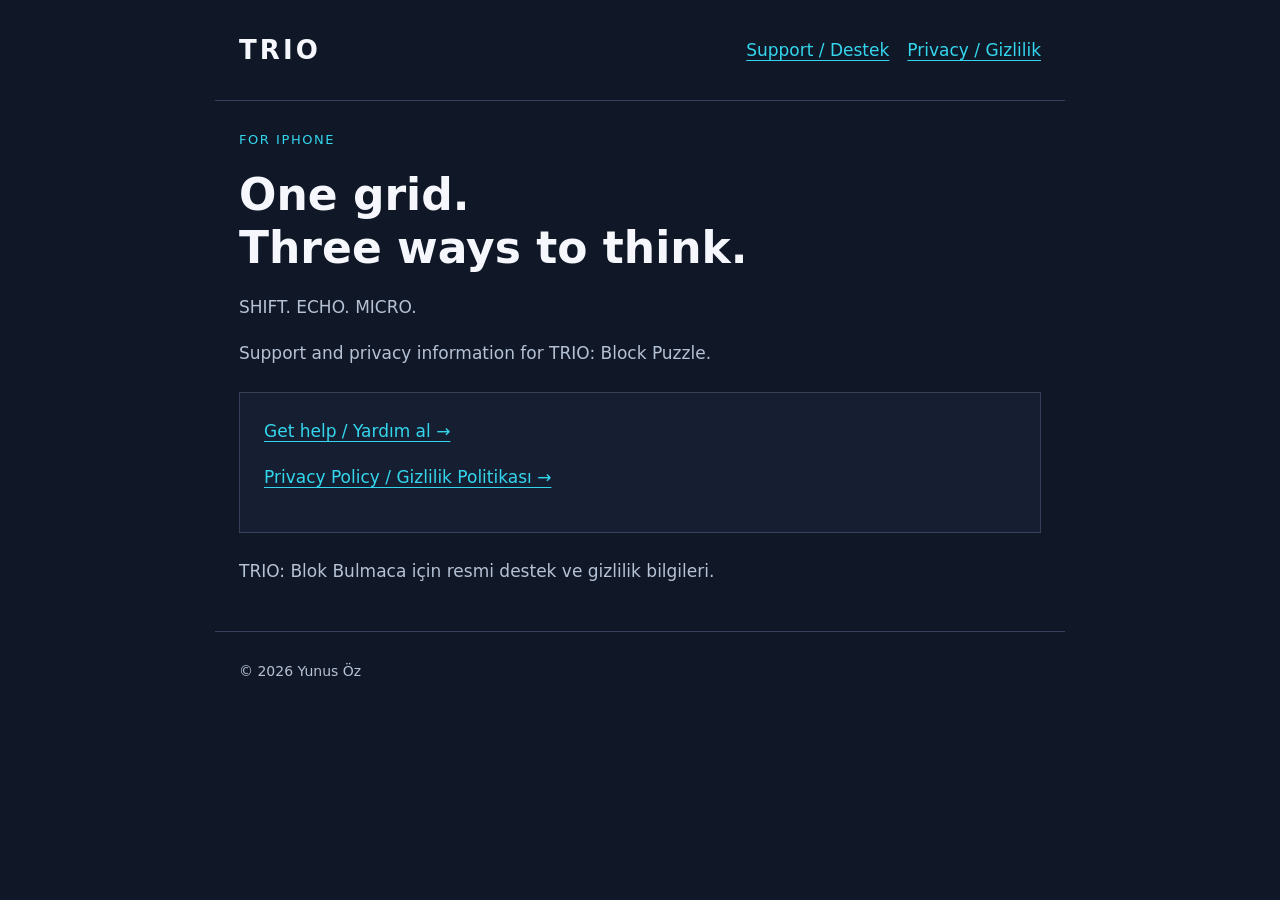
<file: index.html>
<!doctype html><html lang="en"><head><meta charset="utf-8"><meta name="viewport" content="width=device-width,initial-scale=1"><title>TRIO: Block Puzzle — Help &amp; Privacy</title><meta name="description" content="Official support and privacy information for TRIO: Block Puzzle on iOS."><link rel="stylesheet" href="site.css"></head><body><header><a class="brand" href="./">TRIO</a><nav><a href="support/">Support / Destek</a><a href="privacy/">Privacy / Gizlilik</a></nav></header><main><div class="tag">For iPhone</div><h1>One grid.<br>Three ways to think.</h1><p>SHIFT. ECHO. MICRO.</p><p>Support and privacy information for TRIO: Block Puzzle.</p><div class="card"><a href="support/">Get help / Yardım al →</a><p><a href="privacy/">Privacy Policy / Gizlilik Politikası →</a></p></div><p lang="tr">TRIO: Blok Bulmaca için resmi destek ve gizlilik bilgileri.</p></main><footer>© 2026 Yunus Öz</footer></body></html>
</file>
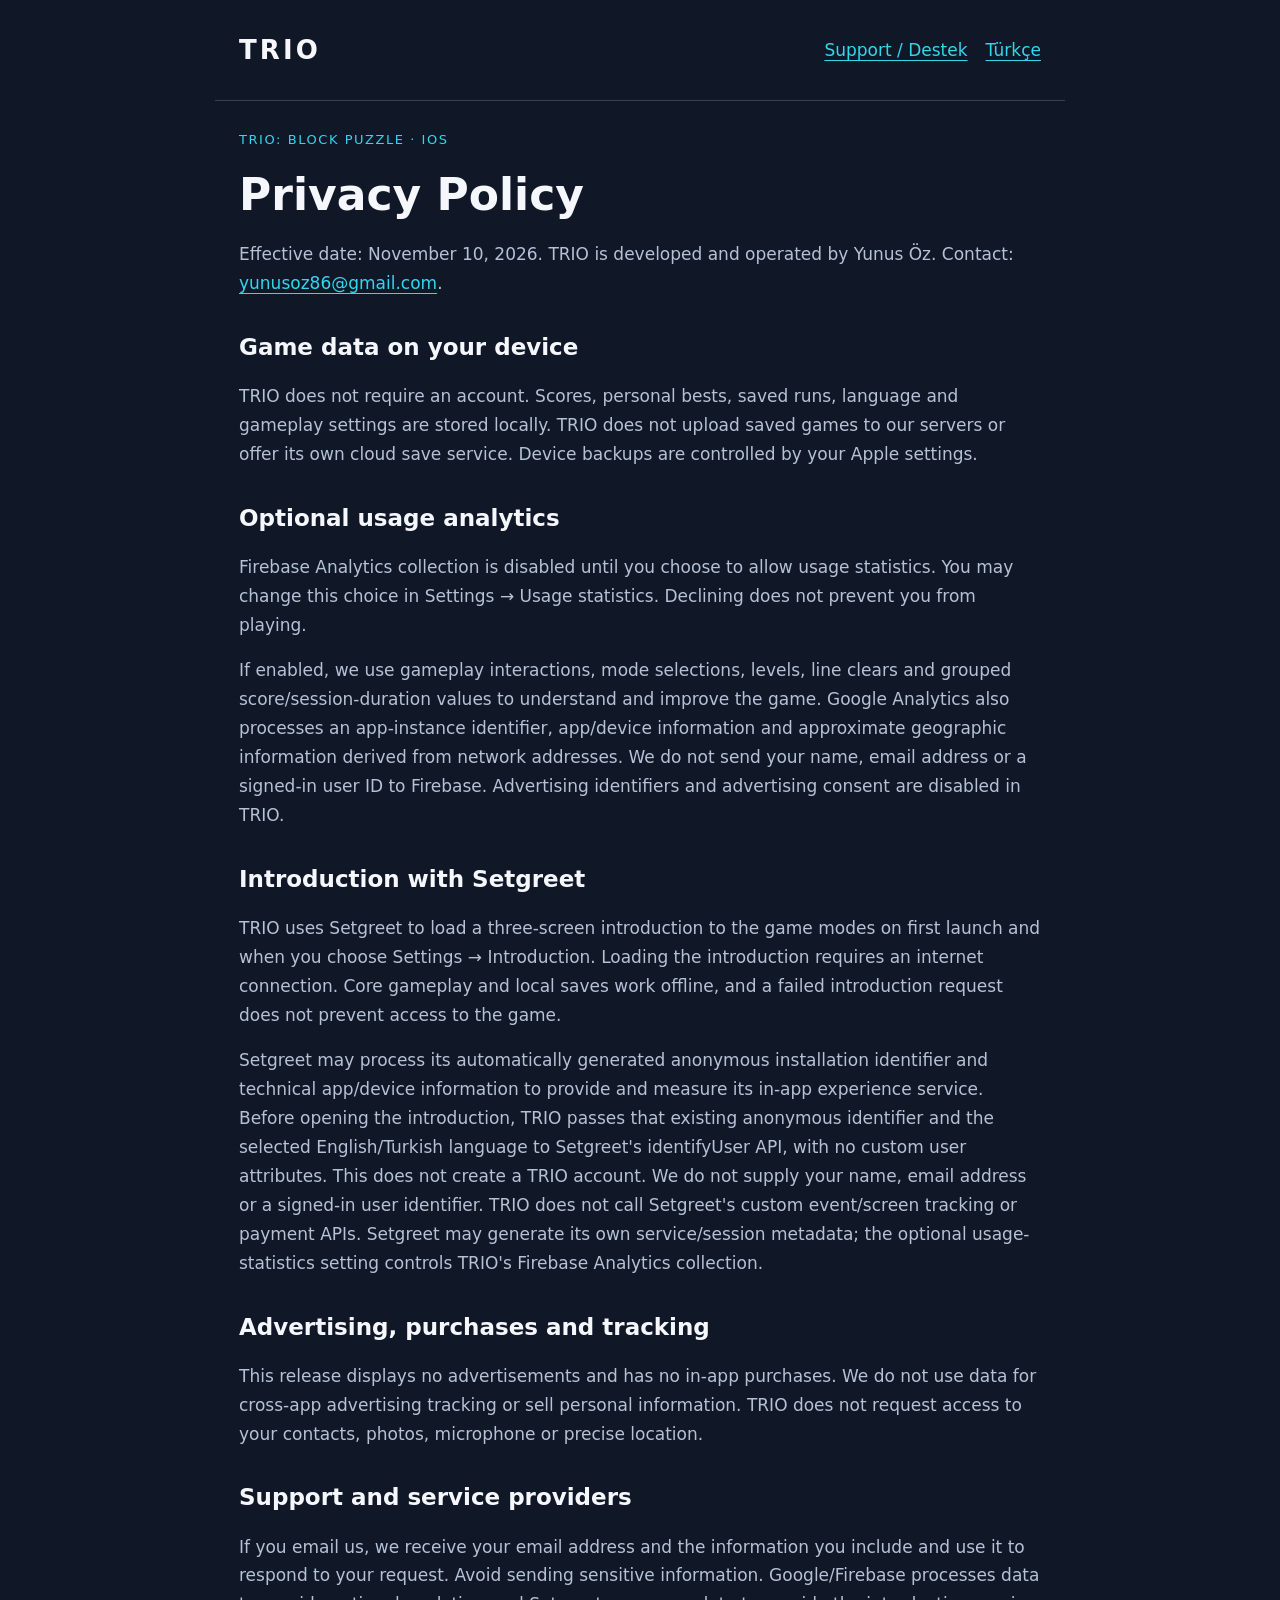
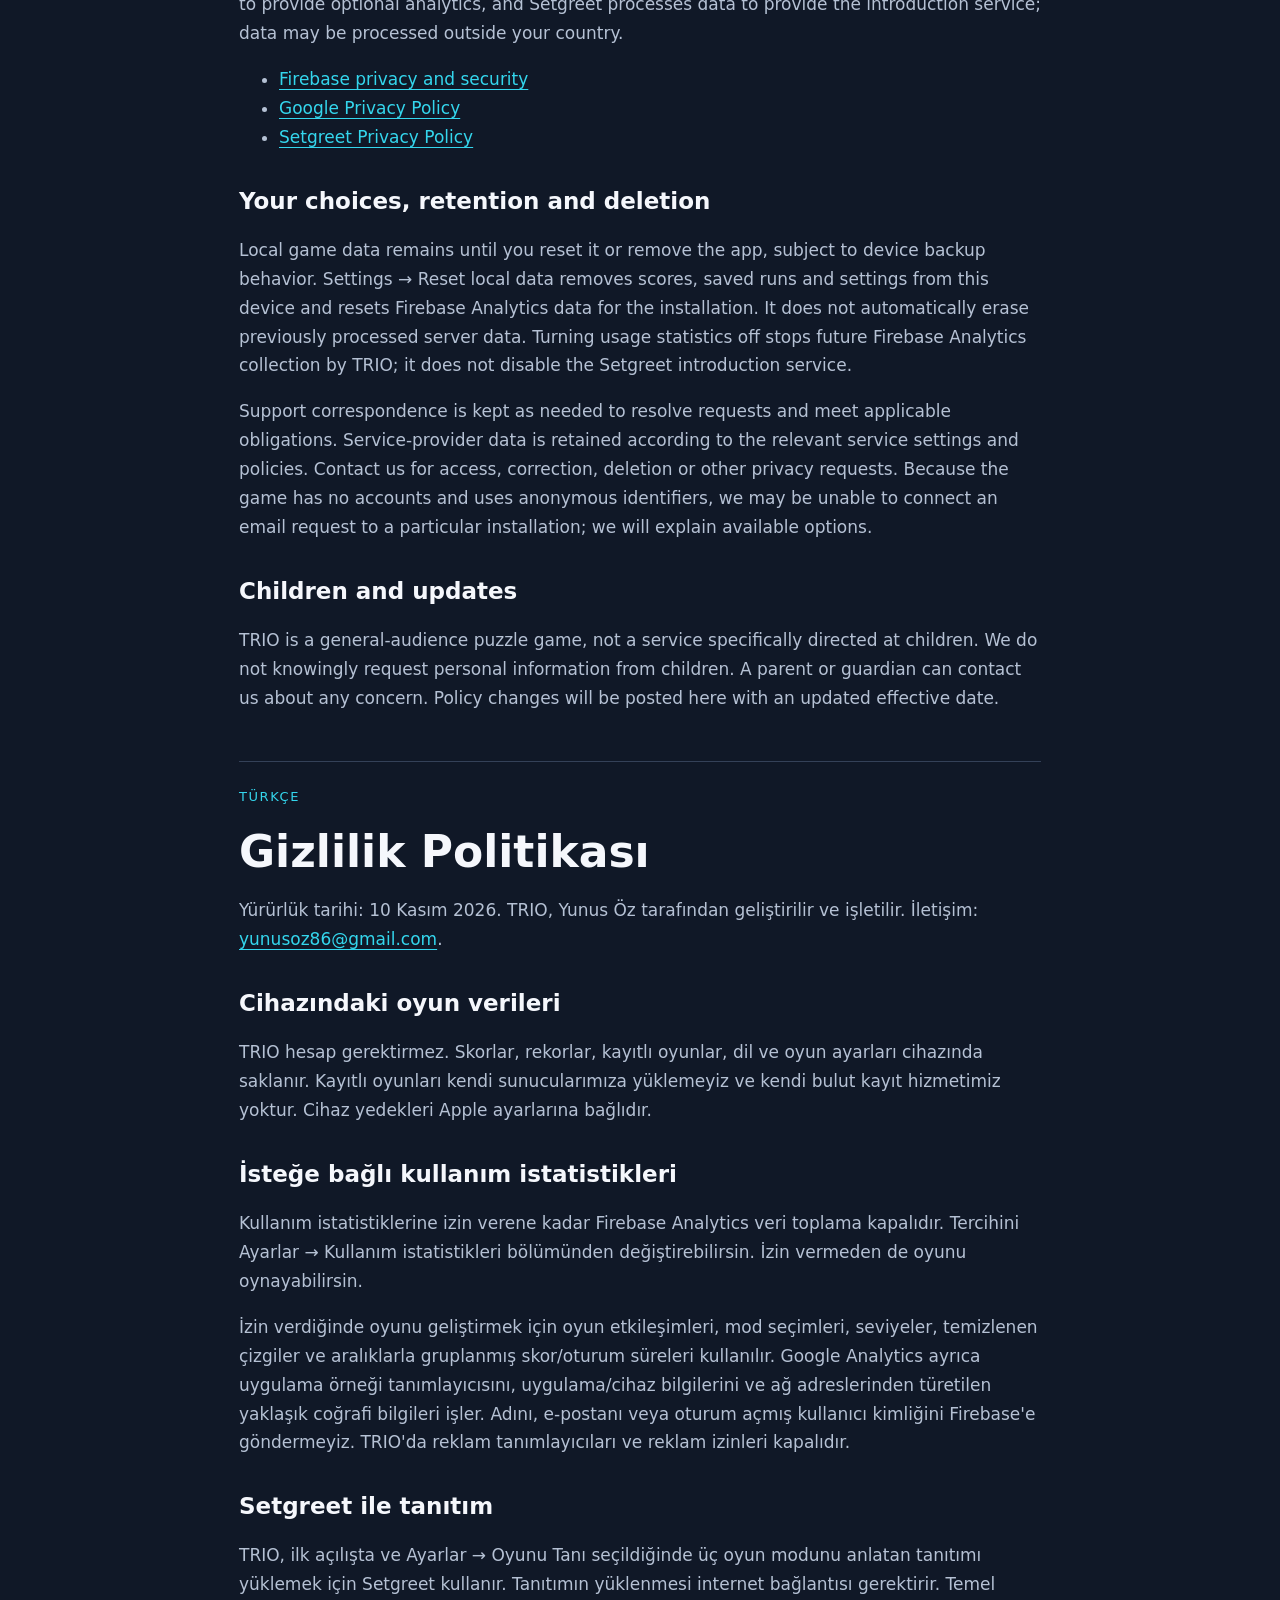
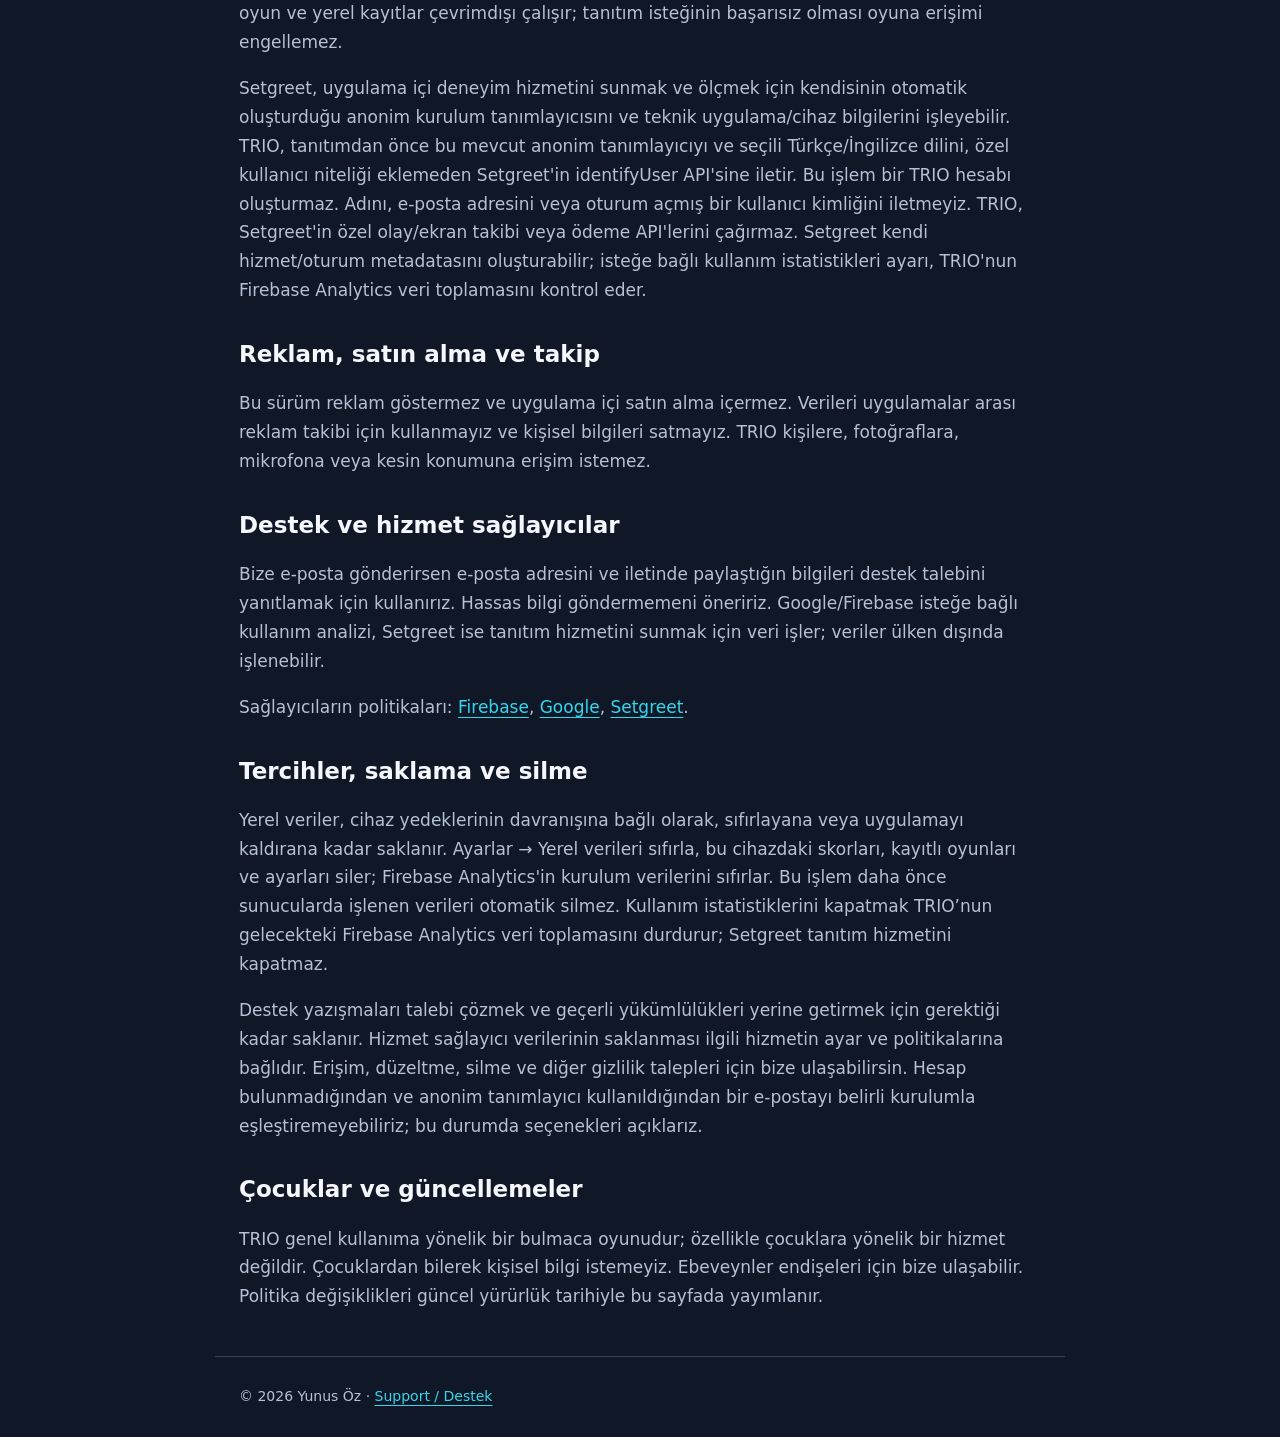
<file: privacy/index.html>
<!doctype html><html lang="en"><head><meta charset="utf-8"><meta name="viewport" content="width=device-width,initial-scale=1"><title>TRIO — Privacy Policy / Gizlilik Politikası</title><meta name="description" content="How TRIO: Block Puzzle handles local game data, optional analytics and support requests."><link rel="stylesheet" href="../site.css"></head><body><header><a class="brand" href="../">TRIO</a><nav><a href="../support/">Support / Destek</a><a href="#tr">Türkçe</a></nav></header><main><div class="tag">Trio: Block Puzzle · iOS</div><h1>Privacy Policy</h1><p>Effective date: November 10, 2026. TRIO is developed and operated by Yunus Öz. Contact: <a href="mailto:yunusoz86@gmail.com">yunusoz86@gmail.com</a>.</p><h2>Game data on your device</h2><p>TRIO does not require an account. Scores, personal bests, saved runs, language and gameplay settings are stored locally. TRIO does not upload saved games to our servers or offer its own cloud save service. Device backups are controlled by your Apple settings.</p><h2>Optional usage analytics</h2><p>Firebase Analytics collection is disabled until you choose to allow usage statistics. You may change this choice in Settings → Usage statistics. Declining does not prevent you from playing.</p><p>If enabled, we use gameplay interactions, mode selections, levels, line clears and grouped score/session-duration values to understand and improve the game. Google Analytics also processes an app-instance identifier, app/device information and approximate geographic information derived from network addresses. We do not send your name, email address or a signed-in user ID to Firebase. Advertising identifiers and advertising consent are disabled in TRIO.</p><h2>Introduction with Setgreet</h2><p>TRIO uses Setgreet to load a three-screen introduction to the game modes on first launch and when you choose Settings → Introduction. Loading the introduction requires an internet connection. Core gameplay and local saves work offline, and a failed introduction request does not prevent access to the game.</p><p>Setgreet may process its automatically generated anonymous installation identifier and technical app/device information to provide and measure its in-app experience service. Before opening the introduction, TRIO passes that existing anonymous identifier and the selected English/Turkish language to Setgreet's identifyUser API, with no custom user attributes. This does not create a TRIO account. We do not supply your name, email address or a signed-in user identifier. TRIO does not call Setgreet's custom event/screen tracking or payment APIs. Setgreet may generate its own service/session metadata; the optional usage-statistics setting controls TRIO's Firebase Analytics collection.</p><h2>Advertising, purchases and tracking</h2><p>This release displays no advertisements and has no in-app purchases. We do not use data for cross-app advertising tracking or sell personal information. TRIO does not request access to your contacts, photos, microphone or precise location.</p><h2>Support and service providers</h2><p>If you email us, we receive your email address and the information you include and use it to respond to your request. Avoid sending sensitive information. Google/Firebase processes data to provide optional analytics, and Setgreet processes data to provide the introduction service; data may be processed outside your country.</p><ul><li><a href="https://firebase.google.com/support/privacy">Firebase privacy and security</a></li><li><a href="https://policies.google.com/privacy">Google Privacy Policy</a></li><li><a href="https://www.setgreet.com/privacy">Setgreet Privacy Policy</a></li></ul><h2>Your choices, retention and deletion</h2><p>Local game data remains until you reset it or remove the app, subject to device backup behavior. Settings → Reset local data removes scores, saved runs and settings from this device and resets Firebase Analytics data for the installation. It does not automatically erase previously processed server data. Turning usage statistics off stops future Firebase Analytics collection by TRIO; it does not disable the Setgreet introduction service.</p><p>Support correspondence is kept as needed to resolve requests and meet applicable obligations. Service-provider data is retained according to the relevant service settings and policies. Contact us for access, correction, deletion or other privacy requests. Because the game has no accounts and uses anonymous identifiers, we may be unable to connect an email request to a particular installation; we will explain available options.</p><h2>Children and updates</h2><p>TRIO is a general-audience puzzle game, not a service specifically directed at children. We do not knowingly request personal information from children. A parent or guardian can contact us about any concern. Policy changes will be posted here with an updated effective date.</p><section id="tr" lang="tr"><div class="tag">Türkçe</div><h1>Gizlilik Politikası</h1><p>Yürürlük tarihi: 10 Kasım 2026. TRIO, Yunus Öz tarafından geliştirilir ve işletilir. İletişim: <a href="mailto:yunusoz86@gmail.com">yunusoz86@gmail.com</a>.</p><h2>Cihazındaki oyun verileri</h2><p>TRIO hesap gerektirmez. Skorlar, rekorlar, kayıtlı oyunlar, dil ve oyun ayarları cihazında saklanır. Kayıtlı oyunları kendi sunucularımıza yüklemeyiz ve kendi bulut kayıt hizmetimiz yoktur. Cihaz yedekleri Apple ayarlarına bağlıdır.</p><h2>İsteğe bağlı kullanım istatistikleri</h2><p>Kullanım istatistiklerine izin verene kadar Firebase Analytics veri toplama kapalıdır. Tercihini Ayarlar → Kullanım istatistikleri bölümünden değiştirebilirsin. İzin vermeden de oyunu oynayabilirsin.</p><p>İzin verdiğinde oyunu geliştirmek için oyun etkileşimleri, mod seçimleri, seviyeler, temizlenen çizgiler ve aralıklarla gruplanmış skor/oturum süreleri kullanılır. Google Analytics ayrıca uygulama örneği tanımlayıcısını, uygulama/cihaz bilgilerini ve ağ adreslerinden türetilen yaklaşık coğrafi bilgileri işler. Adını, e-postanı veya oturum açmış kullanıcı kimliğini Firebase'e göndermeyiz. TRIO'da reklam tanımlayıcıları ve reklam izinleri kapalıdır.</p><h2>Setgreet ile tanıtım</h2><p>TRIO, ilk açılışta ve Ayarlar → Oyunu Tanı seçildiğinde üç oyun modunu anlatan tanıtımı yüklemek için Setgreet kullanır. Tanıtımın yüklenmesi internet bağlantısı gerektirir. Temel oyun ve yerel kayıtlar çevrimdışı çalışır; tanıtım isteğinin başarısız olması oyuna erişimi engellemez.</p><p>Setgreet, uygulama içi deneyim hizmetini sunmak ve ölçmek için kendisinin otomatik oluşturduğu anonim kurulum tanımlayıcısını ve teknik uygulama/cihaz bilgilerini işleyebilir. TRIO, tanıtımdan önce bu mevcut anonim tanımlayıcıyı ve seçili Türkçe/İngilizce dilini, özel kullanıcı niteliği eklemeden Setgreet'in identifyUser API'sine iletir. Bu işlem bir TRIO hesabı oluşturmaz. Adını, e-posta adresini veya oturum açmış bir kullanıcı kimliğini iletmeyiz. TRIO, Setgreet'in özel olay/ekran takibi veya ödeme API'lerini çağırmaz. Setgreet kendi hizmet/oturum metadatasını oluşturabilir; isteğe bağlı kullanım istatistikleri ayarı, TRIO'nun Firebase Analytics veri toplamasını kontrol eder.</p><h2>Reklam, satın alma ve takip</h2><p>Bu sürüm reklam göstermez ve uygulama içi satın alma içermez. Verileri uygulamalar arası reklam takibi için kullanmayız ve kişisel bilgileri satmayız. TRIO kişilere, fotoğraflara, mikrofona veya kesin konumuna erişim istemez.</p><h2>Destek ve hizmet sağlayıcılar</h2><p>Bize e-posta gönderirsen e-posta adresini ve iletinde paylaştığın bilgileri destek talebini yanıtlamak için kullanırız. Hassas bilgi göndermemeni öneririz. Google/Firebase isteğe bağlı kullanım analizi, Setgreet ise tanıtım hizmetini sunmak için veri işler; veriler ülken dışında işlenebilir.</p><p>Sağlayıcıların politikaları: <a href="https://firebase.google.com/support/privacy">Firebase</a>, <a href="https://policies.google.com/privacy">Google</a>, <a href="https://www.setgreet.com/privacy">Setgreet</a>.</p><h2>Tercihler, saklama ve silme</h2><p>Yerel veriler, cihaz yedeklerinin davranışına bağlı olarak, sıfırlayana veya uygulamayı kaldırana kadar saklanır. Ayarlar → Yerel verileri sıfırla, bu cihazdaki skorları, kayıtlı oyunları ve ayarları siler; Firebase Analytics'in kurulum verilerini sıfırlar. Bu işlem daha önce sunucularda işlenen verileri otomatik silmez. Kullanım istatistiklerini kapatmak TRIO’nun gelecekteki Firebase Analytics veri toplamasını durdurur; Setgreet tanıtım hizmetini kapatmaz.</p><p>Destek yazışmaları talebi çözmek ve geçerli yükümlülükleri yerine getirmek için gerektiği kadar saklanır. Hizmet sağlayıcı verilerinin saklanması ilgili hizmetin ayar ve politikalarına bağlıdır. Erişim, düzeltme, silme ve diğer gizlilik talepleri için bize ulaşabilirsin. Hesap bulunmadığından ve anonim tanımlayıcı kullanıldığından bir e-postayı belirli kurulumla eşleştiremeyebiliriz; bu durumda seçenekleri açıklarız.</p><h2>Çocuklar ve güncellemeler</h2><p>TRIO genel kullanıma yönelik bir bulmaca oyunudur; özellikle çocuklara yönelik bir hizmet değildir. Çocuklardan bilerek kişisel bilgi istemeyiz. Ebeveynler endişeleri için bize ulaşabilir. Politika değişiklikleri güncel yürürlük tarihiyle bu sayfada yayımlanır.</p></section></main><footer>© 2026 Yunus Öz · <a href="../support/">Support / Destek</a></footer></body></html>
</file>
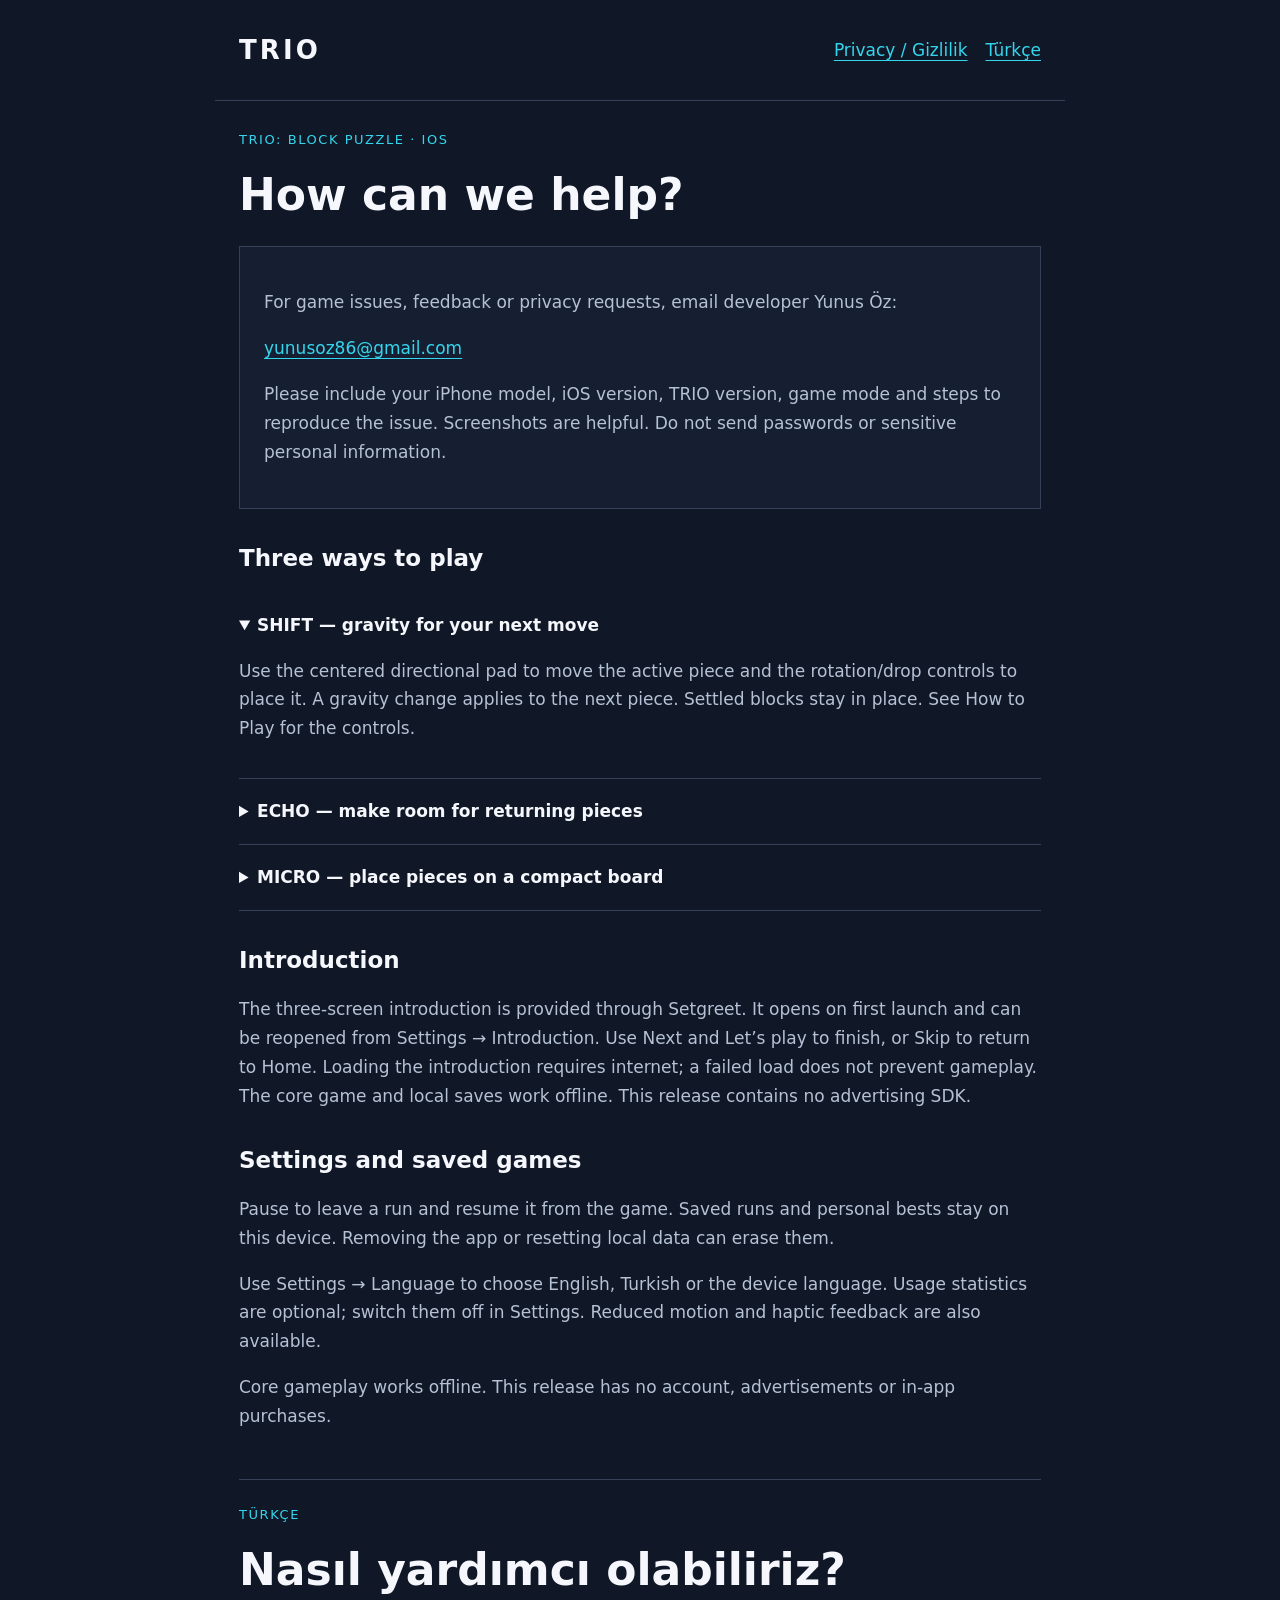
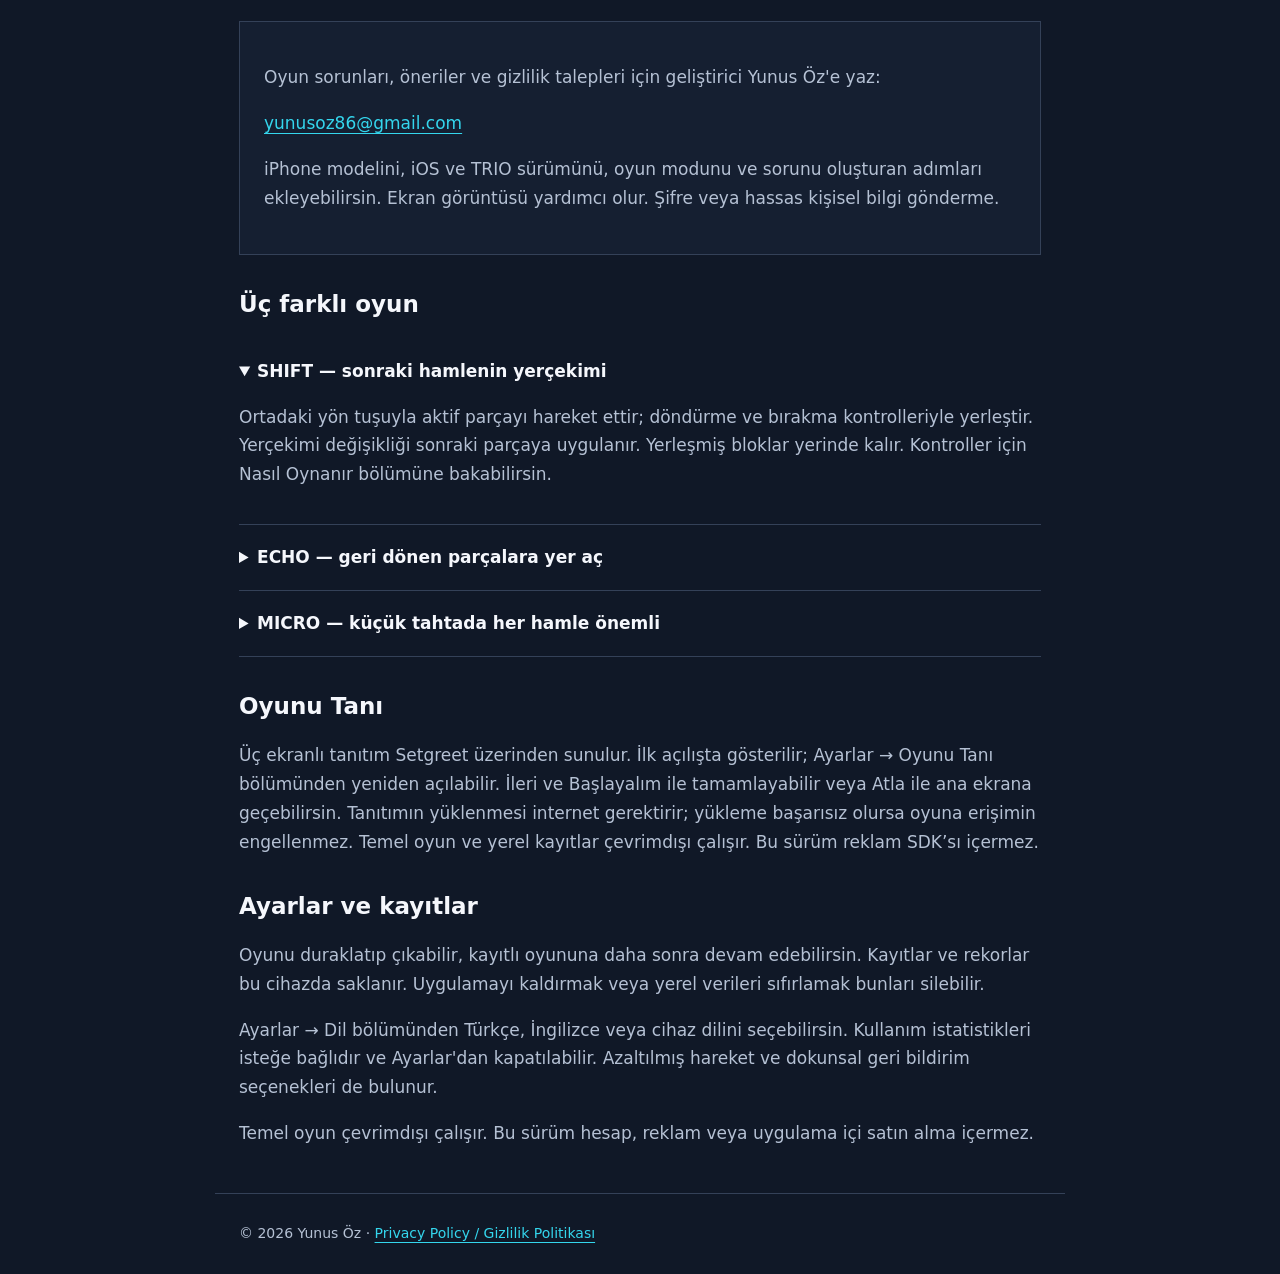
<file: support/index.html>
<!doctype html><html lang="en"><head><meta charset="utf-8"><meta name="viewport" content="width=device-width,initial-scale=1"><title>TRIO — Support / Destek</title><meta name="description" content="Help for SHIFT, ECHO and MICRO in TRIO: Block Puzzle for iOS."><link rel="stylesheet" href="../site.css"></head><body><header><a class="brand" href="../">TRIO</a><nav><a href="../privacy/">Privacy / Gizlilik</a><a href="#tr">Türkçe</a></nav></header><main><div class="tag">Trio: Block Puzzle · iOS</div><h1>How can we help?</h1><div class="card"><p>For game issues, feedback or privacy requests, email developer Yunus Öz:</p><a href="mailto:yunusoz86@gmail.com">yunusoz86@gmail.com</a><p>Please include your iPhone model, iOS version, TRIO version, game mode and steps to reproduce the issue. Screenshots are helpful. Do not send passwords or sensitive personal information.</p></div><h2>Three ways to play</h2><details open><summary>SHIFT — gravity for your next move</summary><p>Use the centered directional pad to move the active piece and the rotation/drop controls to place it. A gravity change applies to the next piece. Settled blocks stay in place. See How to Play for the controls.</p></details><details><summary>ECHO — make room for returning pieces</summary><p>Earlier pieces return as ghosts. After two placements, a ghost becomes solid. Watch the countdown and keep space clear for the echo.</p></details><details><summary>MICRO — place pieces on a compact board</summary><p>Drag pieces from the three-piece tray onto the board. Complete rows or columns to clear space. Pieces do not fall automatically.</p></details><h2>Introduction</h2><p>The three-screen introduction is provided through Setgreet. It opens on first launch and can be reopened from Settings → Introduction. Use Next and Let’s play to finish, or Skip to return to Home. Loading the introduction requires internet; a failed load does not prevent gameplay. The core game and local saves work offline. This release contains no advertising SDK.</p><h2>Settings and saved games</h2><p>Pause to leave a run and resume it from the game. Saved runs and personal bests stay on this device. Removing the app or resetting local data can erase them.</p><p>Use Settings → Language to choose English, Turkish or the device language. Usage statistics are optional; switch them off in Settings. Reduced motion and haptic feedback are also available.</p><p>Core gameplay works offline. This release has no account, advertisements or in-app purchases.</p><section id="tr" lang="tr"><div class="tag">Türkçe</div><h1>Nasıl yardımcı olabiliriz?</h1><div class="card"><p>Oyun sorunları, öneriler ve gizlilik talepleri için geliştirici Yunus Öz'e yaz:</p><a href="mailto:yunusoz86@gmail.com">yunusoz86@gmail.com</a><p>iPhone modelini, iOS ve TRIO sürümünü, oyun modunu ve sorunu oluşturan adımları ekleyebilirsin. Ekran görüntüsü yardımcı olur. Şifre veya hassas kişisel bilgi gönderme.</p></div><h2>Üç farklı oyun</h2><details open><summary>SHIFT — sonraki hamlenin yerçekimi</summary><p>Ortadaki yön tuşuyla aktif parçayı hareket ettir; döndürme ve bırakma kontrolleriyle yerleştir. Yerçekimi değişikliği sonraki parçaya uygulanır. Yerleşmiş bloklar yerinde kalır. Kontroller için Nasıl Oynanır bölümüne bakabilirsin.</p></details><details><summary>ECHO — geri dönen parçalara yer aç</summary><p>Önceki parçalar hayalet olarak geri gelir. İki yerleştirmeden sonra hayalet katılaşır. Geri sayımı takip ederek yankıya alan bırak.</p></details><details><summary>MICRO — küçük tahtada her hamle önemli</summary><p>Üç parçalı tepsiden parçaları tahtaya sürükle. Tamamladığın satır veya sütunlar temizlenir. Parçalar kendiliğinden düşmez.</p></details><h2>Oyunu Tanı</h2><p>Üç ekranlı tanıtım Setgreet üzerinden sunulur. İlk açılışta gösterilir; Ayarlar → Oyunu Tanı bölümünden yeniden açılabilir. İleri ve Başlayalım ile tamamlayabilir veya Atla ile ana ekrana geçebilirsin. Tanıtımın yüklenmesi internet gerektirir; yükleme başarısız olursa oyuna erişimin engellenmez. Temel oyun ve yerel kayıtlar çevrimdışı çalışır. Bu sürüm reklam SDK’sı içermez.</p><h2>Ayarlar ve kayıtlar</h2><p>Oyunu duraklatıp çıkabilir, kayıtlı oyununa daha sonra devam edebilirsin. Kayıtlar ve rekorlar bu cihazda saklanır. Uygulamayı kaldırmak veya yerel verileri sıfırlamak bunları silebilir.</p><p>Ayarlar → Dil bölümünden Türkçe, İngilizce veya cihaz dilini seçebilirsin. Kullanım istatistikleri isteğe bağlıdır ve Ayarlar'dan kapatılabilir. Azaltılmış hareket ve dokunsal geri bildirim seçenekleri de bulunur.</p><p>Temel oyun çevrimdışı çalışır. Bu sürüm hesap, reklam veya uygulama içi satın alma içermez.</p></section></main><footer>© 2026 Yunus Öz · <a href="../privacy/">Privacy Policy / Gizlilik Politikası</a></footer></body></html>
</file>
<file: site.css>
:root{color-scheme:dark;--bg:#101827;--panel:#151f31;--ink:#f5f7fc;--muted:#b5c1d4;--accent:#34d6ed}*{box-sizing:border-box}body{margin:0;background:var(--bg);color:var(--ink);font:17px/1.7 system-ui,-apple-system,sans-serif}header,main,footer{max-width:850px;margin:auto;padding:28px 24px}header{display:flex;align-items:center;justify-content:space-between;border-bottom:1px solid #344158}.brand{font-size:26px;font-weight:800;letter-spacing:.12em;text-decoration:none;color:var(--ink)}nav{display:flex;gap:18px;flex-wrap:wrap}a{color:var(--accent);text-underline-offset:4px}h1{font-size:clamp(30px,6vw,44px);line-height:1.2;margin:18px 0}h2{font-size:23px;line-height:1.35;margin-top:34px}p,li{color:var(--muted)}.tag{font-size:13px;text-transform:uppercase;letter-spacing:.12em;color:var(--accent)}.card{background:var(--panel);border:1px solid #344158;padding:24px;margin:24px 0}.languages{display:flex;gap:18px}section[lang=tr]{border-top:1px solid #344158;margin-top:48px;padding-top:24px}footer{font-size:14px;color:var(--muted);border-top:1px solid #344158}summary{cursor:pointer;font-weight:650}details{padding:18px 0;border-bottom:1px solid #344158}@media(max-width:500px){header{align-items:flex-start;gap:20px;flex-direction:column}}
</file>
